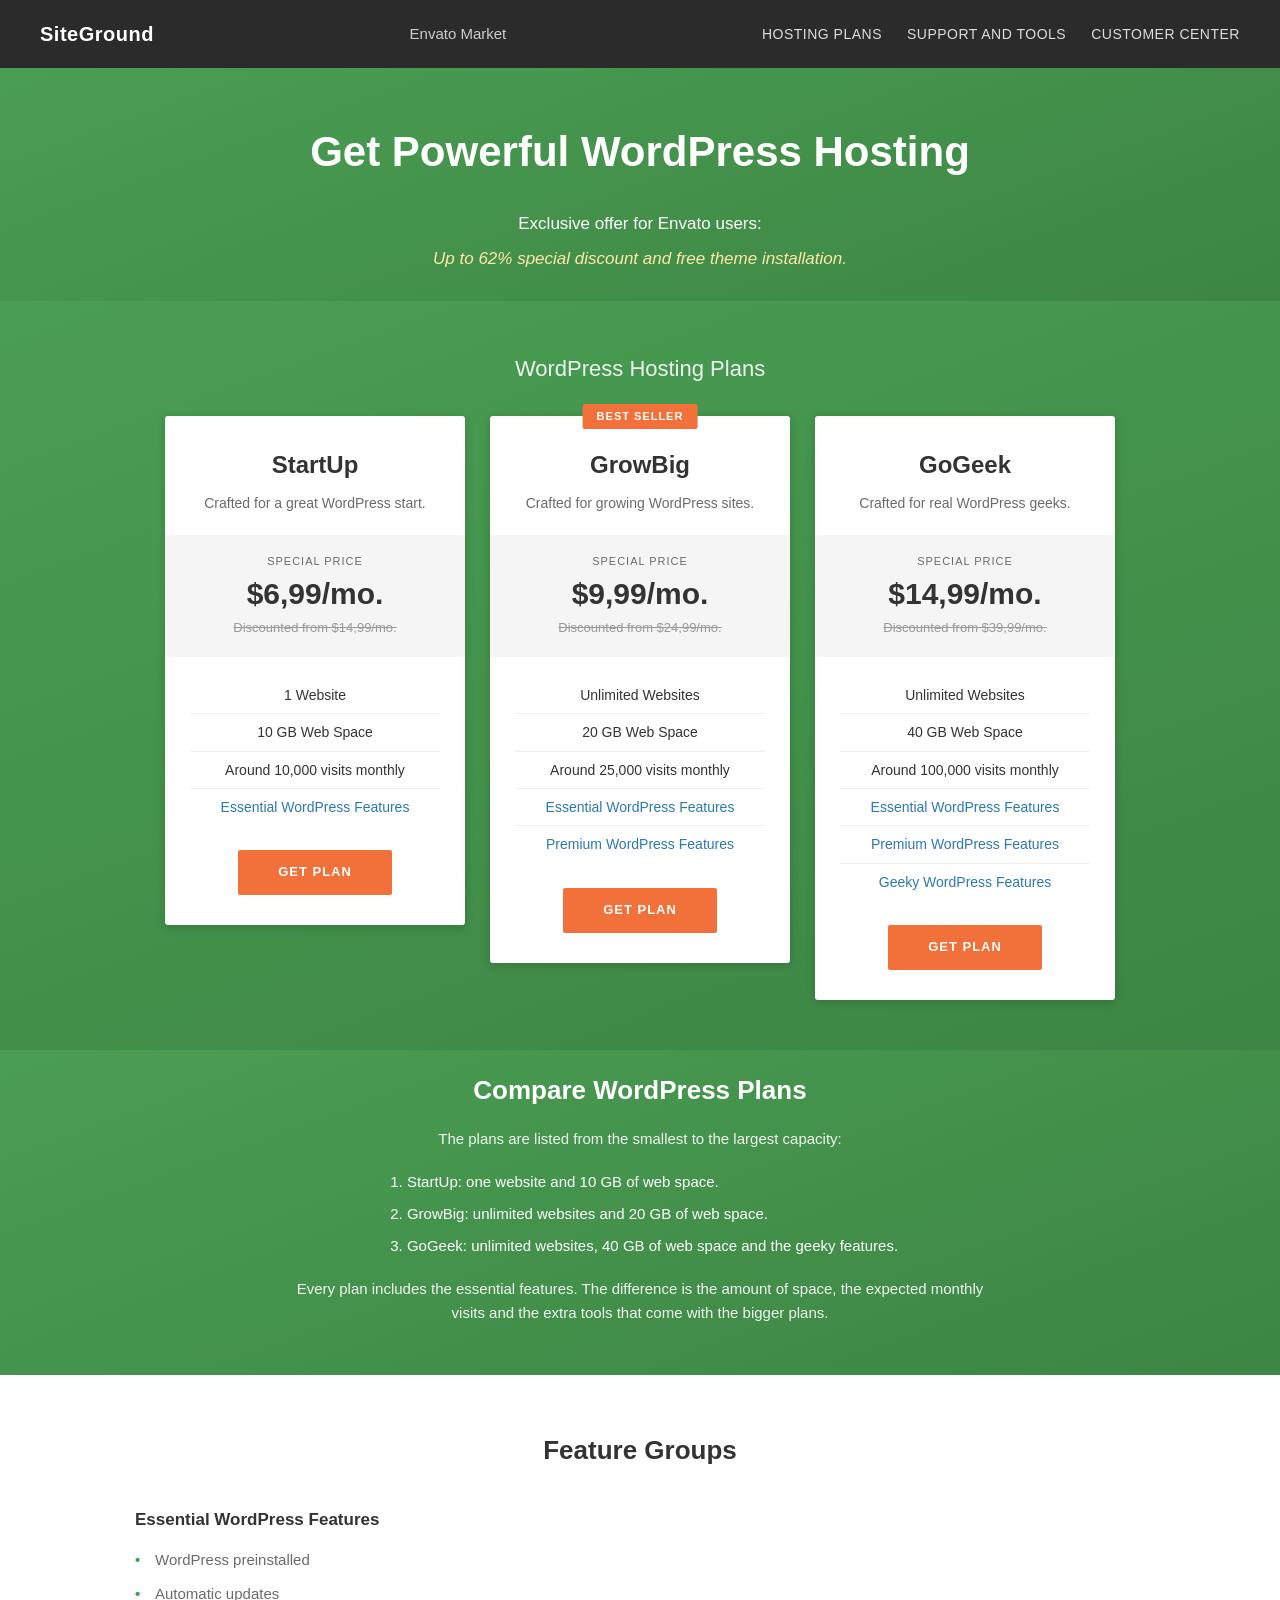
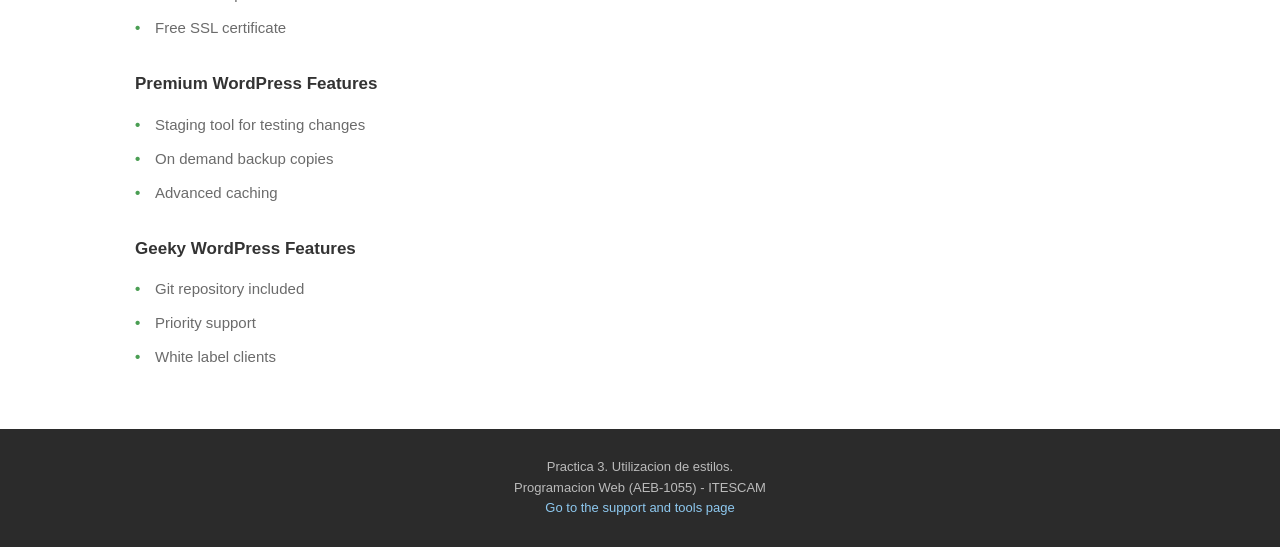
<file: index.html>
<!DOCTYPE html>
<html lang="en">
<head>
  <meta charset="UTF-8">
  <meta name="viewport" content="width=device-width, initial-scale=1.0">
  <meta name="description" content="WordPress hosting plans page - Practica 3, Programacion Web, ITESCAM.">
  <meta name="author" content="Josue Hilario Cab Ku">
  <title>Get Powerful WordPress Hosting</title>
  <link rel="stylesheet" href="styles.css">
</head>
<body>

  <header class="topbar">
    <p class="logo">SiteGround</p>
    <p class="market">Envato Market</p>

    <nav class="mainnav">
      <ul>
        <li><a href="index.html">Hosting Plans</a></li>
        <li><a href="soporte.html">Support and Tools</a></li>
        <li><a href="contacto.html">Customer Center</a></li>
      </ul>
    </nav>
  </header>

  <main>

    <section class="verde hero">
      <h1>Get Powerful WordPress Hosting</h1>
      <p>Exclusive offer for Envato users:</p>
      <p class="oferta">Up to 62% special discount and free theme installation.</p>
    </section>

    <section class="verde plans">
      <h2>WordPress Hosting Plans</h2>

      <div class="tarjetas">

        <article class="plan">
          <h3>StartUp</h3>
          <p class="descripcion">Crafted for a great WordPress start.</p>
          <p class="precio">
            <span class="etiqueta">Special price</span>
            <span class="monto">$6,99/mo.</span>
            <span class="anterior">Discounted from $14,99/mo.</span>
          </p>
          <ul>
            <li>1 Website</li>
            <li>10 GB Web Space</li>
            <li>Around 10,000 visits monthly</li>
            <li><a href="#essential-features">Essential WordPress Features</a></li>
          </ul>
          <p><a class="boton" href="#get-plan-startup">Get Plan</a></p>
        </article>

        <article class="plan">
          <p class="badge">Best Seller</p>
          <h3>GrowBig</h3>
          <p class="descripcion">Crafted for growing WordPress sites.</p>
          <p class="precio">
            <span class="etiqueta">Special price</span>
            <span class="monto">$9,99/mo.</span>
            <span class="anterior">Discounted from $24,99/mo.</span>
          </p>
          <ul>
            <li>Unlimited Websites</li>
            <li>20 GB Web Space</li>
            <li>Around 25,000 visits monthly</li>
            <li><a href="#essential-features">Essential WordPress Features</a></li>
            <li><a href="#premium-features">Premium WordPress Features</a></li>
          </ul>
          <p><a class="boton" href="#get-plan-growbig">Get Plan</a></p>
        </article>

        <article class="plan">
          <h3>GoGeek</h3>
          <p class="descripcion">Crafted for real WordPress geeks.</p>
          <p class="precio">
            <span class="etiqueta">Special price</span>
            <span class="monto">$14,99/mo.</span>
            <span class="anterior">Discounted from $39,99/mo.</span>
          </p>
          <ul>
            <li>Unlimited Websites</li>
            <li>40 GB Web Space</li>
            <li>Around 100,000 visits monthly</li>
            <li><a href="#essential-features">Essential WordPress Features</a></li>
            <li><a href="#premium-features">Premium WordPress Features</a></li>
            <li><a href="#geeky-features">Geeky WordPress Features</a></li>
          </ul>
          <p><a class="boton" href="#get-plan-gogeek">Get Plan</a></p>
        </article>

      </div>
    </section>

    <section class="verde comparativa">
      <h2>Compare WordPress Plans</h2>
      <p>The plans are listed from the smallest to the largest capacity:</p>
      <ol>
        <li>StartUp: one website and 10 GB of web space.</li>
        <li>GrowBig: unlimited websites and 20 GB of web space.</li>
        <li>GoGeek: unlimited websites, 40 GB of web space and the geeky features.</li>
      </ol>
      <p>Every plan includes the essential features. The difference is the amount of space,
         the expected monthly visits and the extra tools that come with the bigger plans.</p>
    </section>

    <section class="caracteristicas" id="essential-features">
      <h2>Feature Groups</h2>

      <h3>Essential WordPress Features</h3>
      <ul>
        <li>WordPress preinstalled</li>
        <li>Automatic updates</li>
        <li>Free SSL certificate</li>
      </ul>

      <h3 id="premium-features">Premium WordPress Features</h3>
      <ul>
        <li>Staging tool for testing changes</li>
        <li>On demand backup copies</li>
        <li>Advanced caching</li>
      </ul>

      <h3 id="geeky-features">Geeky WordPress Features</h3>
      <ul>
        <li>Git repository included</li>
        <li>Priority support</li>
        <li>White label clients</li>
      </ul>
    </section>

  </main>

  <footer>
    <p>Practica 3. Utilizacion de estilos.</p>
    <p>Programacion Web (AEB-1055) - ITESCAM</p>
    <p><a href="soporte.html">Go to the support and tools page</a></p>
  </footer>

</body>
</html>
</file>
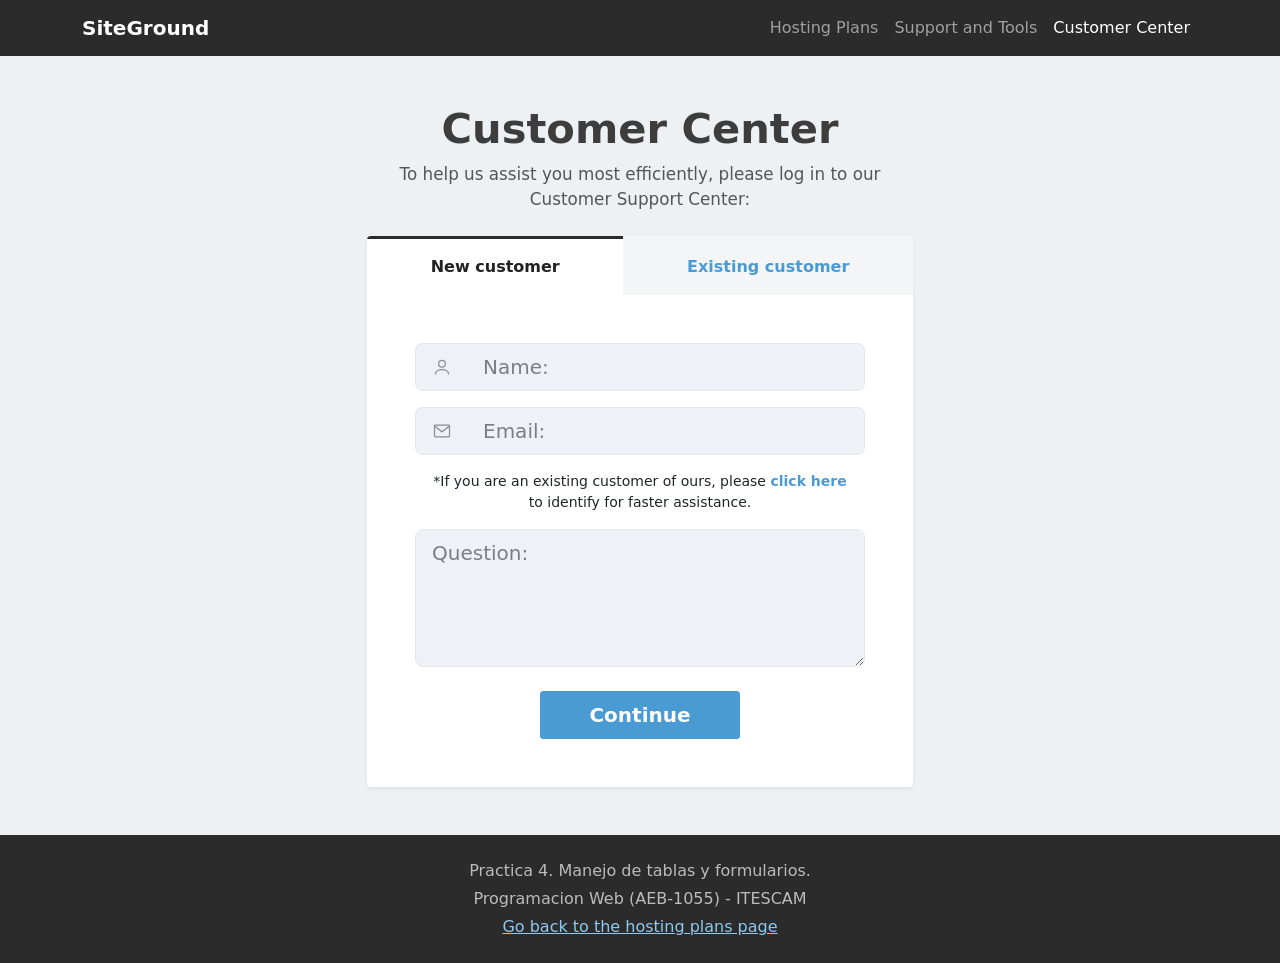
<file: contacto.html>
<!DOCTYPE html>
<html lang="en">
<head>
  <meta charset="UTF-8">
  <meta name="viewport" content="width=device-width, initial-scale=1.0">
  <meta name="description" content="Customer Center form - Practica 4, Programacion Web, ITESCAM.">
  <meta name="author" content="Erick Chi Calan">
  <title>Customer Center</title>
  <link rel="stylesheet" href="bootstrap/css/bootstrap.min.css">
  <link rel="stylesheet" href="contacto.css">
</head>
<body>

  <!-- Menu superior con Bootstrap -->
  <nav class="navbar navbar-expand-lg navbar-dark" style="background-color: #2b2b2b;">
    <div class="container">
      <a class="navbar-brand fw-bold" href="index.html">SiteGround</a>
      <button class="navbar-toggler" type="button" data-bs-toggle="collapse"
              data-bs-target="#menuPrincipal" aria-controls="menuPrincipal"
              aria-expanded="false" aria-label="Abrir menu">
        <span class="navbar-toggler-icon"></span>
      </button>
      <div class="collapse navbar-collapse" id="menuPrincipal">
        <ul class="navbar-nav ms-auto">
          <li class="nav-item"><a class="nav-link" href="index.html">Hosting Plans</a></li>
          <li class="nav-item"><a class="nav-link" href="soporte.html">Support and Tools</a></li>
          <li class="nav-item"><a class="nav-link active" aria-current="page" href="contacto.html">Customer Center</a></li>
        </ul>
      </div>
    </div>
  </nav>

  <main class="container py-5">
    <div class="text-center mb-4">
      <h1 class="fw-bold cc-titulo">Customer Center</h1>
      <p class="cc-subtitulo">
        To help us assist you most efficiently, please log in to our<br>
        Customer Support Center:
      </p>
    </div>

    <!-- Tarjeta con las dos pestanas -->
    <div class="row justify-content-center">
      <div class="col-12 col-md-8 col-lg-6">
        <div class="card shadow-sm border-0 cc-tarjeta">

          <ul class="nav nav-tabs nav-fill" id="pestanas" role="tablist">
            <li class="nav-item" role="presentation">
              <button class="nav-link active" id="tab-nuevo" data-bs-toggle="tab"
                      data-bs-target="#panel-nuevo" type="button" role="tab"
                      aria-controls="panel-nuevo" aria-selected="true">
                New customer
              </button>
            </li>
            <li class="nav-item" role="presentation">
              <button class="nav-link" id="tab-existente" data-bs-toggle="tab"
                      data-bs-target="#panel-existente" type="button" role="tab"
                      aria-controls="panel-existente" aria-selected="false">
                Existing customer
              </button>
            </li>
          </ul>

          <div class="tab-content card-body p-4 p-md-5">

            <div class="tab-pane fade show active" id="panel-nuevo" role="tabpanel" aria-labelledby="tab-nuevo">
              <!-- Formulario New customer -->
              <form id="form-nuevo" action="https://formsubmit.co/ypech@itescam.edu.mx" method="POST">
                <input type="hidden" name="_subject" value="Practica 4 - New customer (TacoCoders)">
                <input type="hidden" name="_template" value="table">
                <input type="hidden" name="form" value="New customer">

                <div class="input-group input-group-lg mb-3">
                  <span class="input-group-text">
                    <svg xmlns="http://www.w3.org/2000/svg" width="20" height="20" fill="none" stroke="currentColor" stroke-width="1.5" viewBox="0 0 24 24" aria-hidden="true"><circle cx="12" cy="8" r="4"/><path d="M4 21c0-4 4-6 8-6s8 2 8 6"/></svg>
                  </span>
                  <input type="text" class="form-control" id="nombre" name="name"
                         placeholder="Name:" aria-label="Name" required>
                </div>

                <div class="input-group input-group-lg mb-3">
                  <span class="input-group-text">
                    <svg xmlns="http://www.w3.org/2000/svg" width="20" height="20" fill="none" stroke="currentColor" stroke-width="1.5" viewBox="0 0 24 24" aria-hidden="true"><rect x="3" y="5" width="18" height="14" rx="1"/><path d="M3 6l9 7 9-7"/></svg>
                  </span>
                  <input type="email" class="form-control" id="email" name="email"
                         placeholder="Email:" aria-label="Email" required>
                </div>

                <p class="text-center small mb-3">
                  *If you are an existing customer of ours, please
                  <a href="#" class="fw-semibold text-decoration-none"
                     onclick="bootstrap.Tab.getOrCreateInstance(document.getElementById('tab-existente')).show(); return false;">click here</a>
                  <br>to identify for faster assistance.
                </p>

                <div class="mb-4">
                  <textarea class="form-control form-control-lg" id="pregunta" name="question"
                            rows="4" placeholder="Question:" aria-label="Question" required></textarea>
                </div>

                <div class="text-center">
                  <button type="submit" class="btn cc-boton text-white btn-lg px-5 fw-bold">Continue</button>
                </div>

              </form>
            </div>

            <div class="tab-pane fade" id="panel-existente" role="tabpanel" aria-labelledby="tab-existente">
              <!-- Formulario Existing customer -->
              <form id="form-existente" action="https://formsubmit.co/ypech@itescam.edu.mx" method="POST">
                <input type="hidden" name="_subject" value="Practica 4 - Existing customer (TacoCoders)">
                <input type="hidden" name="_template" value="table">
                <input type="hidden" name="form" value="Existing customer">

                <div class="input-group input-group-lg mb-3">
                  <span class="input-group-text">
                    <svg xmlns="http://www.w3.org/2000/svg" width="20" height="20" fill="none" stroke="currentColor" stroke-width="1.5" viewBox="0 0 24 24" aria-hidden="true"><circle cx="12" cy="8" r="4"/><path d="M4 21c0-4 4-6 8-6s8 2 8 6"/></svg>
                  </span>
                  <input type="text" class="form-control" id="usuario" name="username"
                         placeholder="Username:" aria-label="Username" required>
                </div>

                <div class="input-group input-group-lg mb-4">
                  <span class="input-group-text">
                    <svg xmlns="http://www.w3.org/2000/svg" width="20" height="20" fill="none" stroke="currentColor" stroke-width="1.5" viewBox="0 0 24 24" aria-hidden="true"><rect x="5" y="11" width="14" height="10" rx="1"/><path d="M8 11V7a4 4 0 0 1 8 0v4"/><circle cx="12" cy="16" r="1"/></svg>
                  </span>
                  <input type="password" class="form-control" id="contrasena" name="password"
                         placeholder="Password:" aria-label="Password" required>
                </div>

                <div class="text-center">
                  <button type="submit" class="btn cc-boton text-white btn-lg px-5 fw-bold">Login To Support</button>
                </div>

              </form>
            </div>

          </div>
        </div>
      </div>
    </div>

  </main>

  <footer class="text-center py-4" style="background-color: #2b2b2b; color: #bbbbbb;">
    <p class="mb-1">Practica 4. Manejo de tablas y formularios.</p>
    <p class="mb-1">Programacion Web (AEB-1055) - ITESCAM</p>
    <p class="mb-0"><a href="index.html" style="color: #8ec9f0;">Go back to the hosting plans page</a></p>
  </footer>

  <script src="bootstrap/js/bootstrap.bundle.min.js"></script>
</body>
</html>
</file>
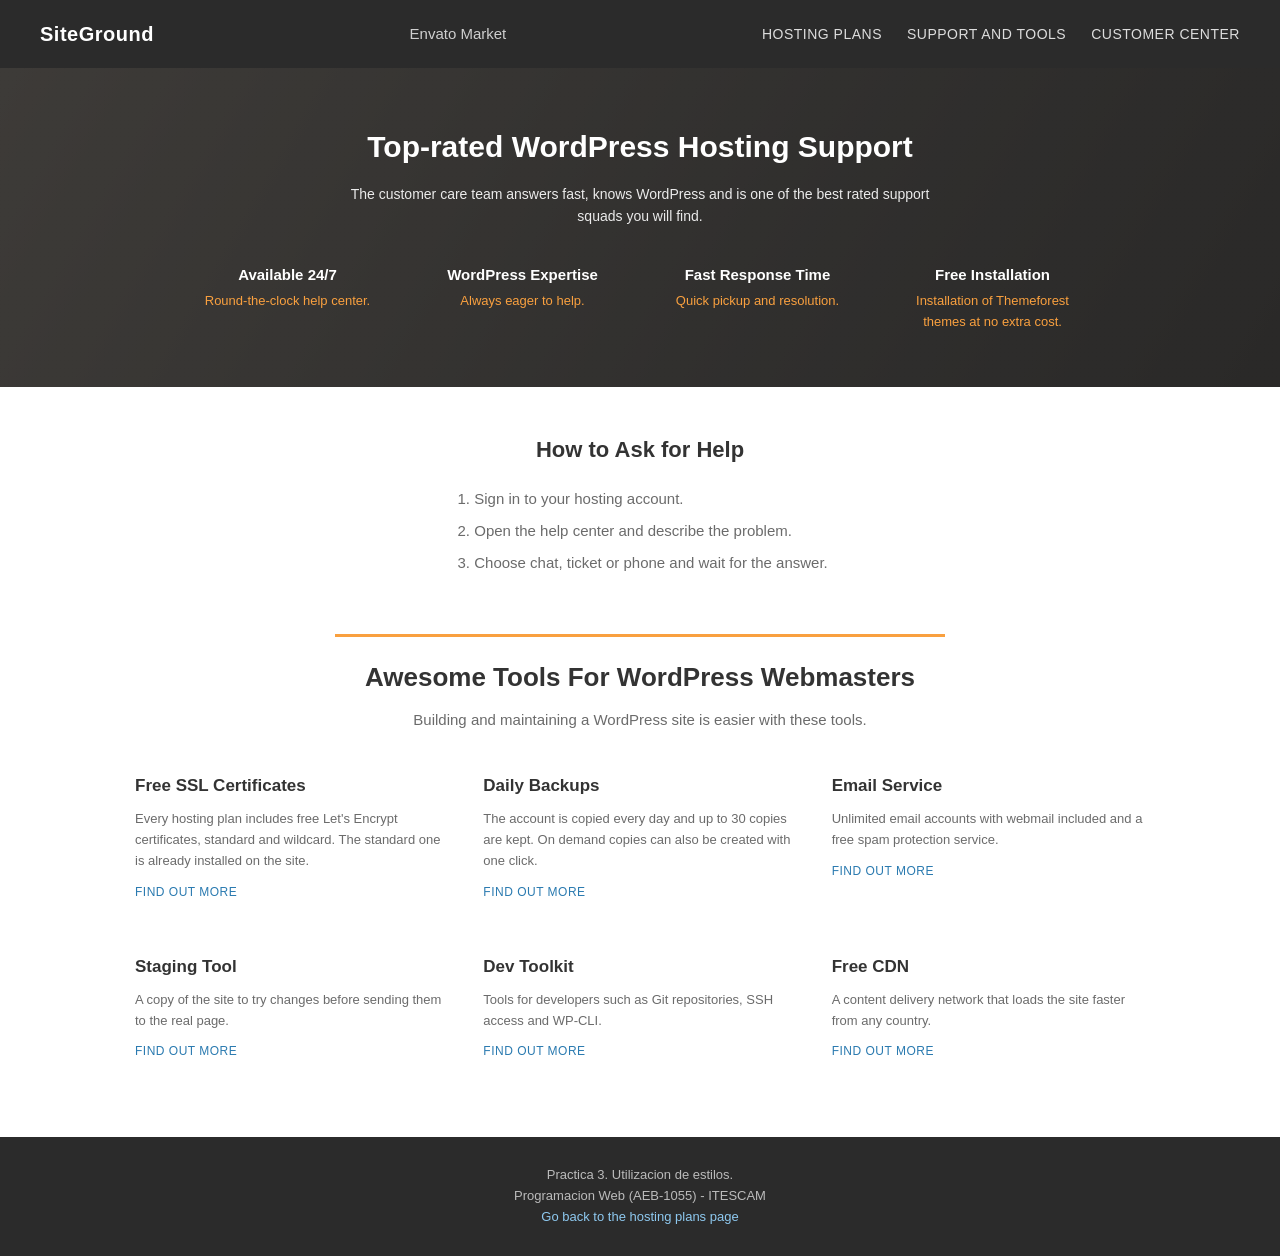
<file: soporte.html>
<!DOCTYPE html>
<html lang="en">
<head>
  <meta charset="UTF-8">
  <meta name="viewport" content="width=device-width, initial-scale=1.0">
  <meta name="description" content="WordPress hosting support and tools page - Practica 3, Programacion Web, ITESCAM.">
  <meta name="author" content="Josue Hilario Cab Ku">
  <title>WordPress Hosting Support and Tools</title>
  <link rel="stylesheet" href="styles.css">
</head>
<body>

  <header class="topbar">
    <p class="logo">SiteGround</p>
    <p class="market">Envato Market</p>

    <nav class="mainnav">
      <ul>
        <li><a href="index.html">Hosting Plans</a></li>
        <li><a href="soporte.html">Support and Tools</a></li>
        <li><a href="contacto.html">Customer Center</a></li>
      </ul>
    </nav>
  </header>

  <main>

    <section class="soporte">
      <h1>Top-rated WordPress Hosting Support</h1>
      <p>The customer care team answers fast, knows WordPress and is one of the
         best rated support squads you will find.</p>

      <ul class="ventajas">
        <li>
          <h2>Available 24/7</h2>
          <p>Round-the-clock help center.</p>
        </li>
        <li>
          <h2>WordPress Expertise</h2>
          <p>Always eager to help.</p>
        </li>
        <li>
          <h2>Fast Response Time</h2>
          <p>Quick pickup and resolution.</p>
        </li>
        <li>
          <h2>Free Installation</h2>
          <p>Installation of Themeforest themes at no extra cost.</p>
        </li>
      </ul>
    </section>

    <section class="pasos">
      <h2>How to Ask for Help</h2>
      <ol>
        <li>Sign in to your hosting account.</li>
        <li>Open the help center and describe the problem.</li>
        <li>Choose chat, ticket or phone and wait for the answer.</li>
      </ol>
    </section>

    <section class="herramientas">
      <h2>Awesome Tools For WordPress Webmasters</h2>
      <p>Building and maintaining a WordPress site is easier with these tools.</p>

      <div class="rejilla">

        <article class="herramienta">
          <h3>Free SSL Certificates</h3>
          <p>Every hosting plan includes free Let's Encrypt certificates, standard and
             wildcard. The standard one is already installed on the site.</p>
          <p><a class="enlace" href="#ssl">Find Out More</a></p>
        </article>

        <article class="herramienta">
          <h3>Daily Backups</h3>
          <p>The account is copied every day and up to 30 copies are kept. On demand
             copies can also be created with one click.</p>
          <p><a class="enlace" href="#backups">Find Out More</a></p>
        </article>

        <article class="herramienta">
          <h3>Email Service</h3>
          <p>Unlimited email accounts with webmail included and a free spam protection
             service.</p>
          <p><a class="enlace" href="#email">Find Out More</a></p>
        </article>

        <article class="herramienta">
          <h3>Staging Tool</h3>
          <p>A copy of the site to try changes before sending them to the real page.</p>
          <p><a class="enlace" href="#staging">Find Out More</a></p>
        </article>

        <article class="herramienta">
          <h3>Dev Toolkit</h3>
          <p>Tools for developers such as Git repositories, SSH access and WP-CLI.</p>
          <p><a class="enlace" href="#dev">Find Out More</a></p>
        </article>

        <article class="herramienta">
          <h3>Free CDN</h3>
          <p>A content delivery network that loads the site faster from any country.</p>
          <p><a class="enlace" href="#cdn">Find Out More</a></p>
        </article>

      </div>
    </section>

  </main>

  <footer>
    <p>Practica 3. Utilizacion de estilos.</p>
    <p>Programacion Web (AEB-1055) - ITESCAM</p>
    <p><a href="index.html">Go back to the hosting plans page</a></p>
  </footer>

</body>
</html>
</file>
<file: styles.css>
/* ==========================================================
   Práctica 3. Utilización de estilos
   Programación Web (AEB-1055) - ITESCAM
   Equipo TacoCoders
   ========================================================== */

/* ---------- Variables y reinicio ---------- */

:root {
  --verde: #4a9e53;
  --verde-oscuro: #3d8544;
  --naranja: #f2703a;
  --naranja-claro: #f9a03f;
  --gris-texto: #6b6b6b;
  --gris-oscuro: #333333;
  --gris-fondo: #f5f5f5;
  --azul-enlace: #2a7ab0;
  --blanco: #ffffff;
}

* {
  margin: 0;
  padding: 0;
  box-sizing: border-box;
}

body {
  font-family: "Helvetica Neue", Helvetica, Arial, sans-serif;
  font-size: 15px;
  line-height: 1.6;
  color: var(--gris-oscuro);
  background-color: var(--blanco);
}

a {
  color: var(--azul-enlace);
  text-decoration: none;
}

a:hover {
  text-decoration: underline;
}

/* ---------- Barra superior ---------- */

.topbar {
  background-color: #2b2b2b;
  color: var(--blanco);
  padding: 18px 40px;
  display: flex;
  align-items: center;
  justify-content: space-between;
  flex-wrap: wrap;
  gap: 15px;
}

.logo {
  font-size: 20px;
  font-weight: bold;
  letter-spacing: 0.5px;
}

.market {
  font-size: 15px;
  color: #cfcfcf;
}

.mainnav ul {
  list-style: none;
  display: flex;
  gap: 25px;
}

.mainnav a {
  color: #dddddd;
  font-size: 14px;
  text-transform: uppercase;
  letter-spacing: 0.5px;
}

.mainnav a:hover {
  color: var(--blanco);
  text-decoration: none;
}

/* ---------- Zona verde ---------- */

.verde {
  background: linear-gradient(160deg, var(--verde) 0%, var(--verde-oscuro) 100%);
  color: var(--blanco);
  padding: 50px 20px;
  text-align: center;
}

.hero {
  padding-bottom: 20px;
}

.hero h1 {
  font-size: 42px;
  font-weight: bold;
  margin-bottom: 25px;
}

.hero p {
  font-size: 17px;
  margin-bottom: 8px;
}

.oferta {
  font-style: italic;
  font-size: 19px;
  color: #ffe9a8;
}

/* ---------- Tarjetas de planes ---------- */

.plans h2 {
  font-size: 22px;
  font-weight: normal;
  margin-bottom: 30px;
  opacity: 0.9;
}

.tarjetas {
  display: flex;
  justify-content: center;
  align-items: flex-start;
  gap: 25px;
  flex-wrap: wrap;
  max-width: 1050px;
  margin: 0 auto;
}

.plan {
  background-color: var(--blanco);
  color: var(--gris-oscuro);
  width: 300px;
  border-radius: 3px;
  box-shadow: 0 2px 10px rgba(0, 0, 0, 0.18);
  padding: 30px 25px;
  position: relative;
}

.plan h3 {
  font-size: 24px;
  margin-bottom: 8px;
}

.descripcion {
  color: var(--gris-texto);
  font-size: 14px;
  margin-bottom: 20px;
}

.badge {
  position: absolute;
  top: -12px;
  left: 50%;
  transform: translateX(-50%);
  background-color: var(--naranja);
  color: var(--blanco);
  font-size: 11px;
  font-weight: bold;
  text-transform: uppercase;
  letter-spacing: 1px;
  padding: 4px 14px;
  border-radius: 2px;
}

.precio {
  background-color: var(--gris-fondo);
  padding: 18px 10px;
  margin: 0 -25px 20px;
}

.precio .etiqueta {
  display: block;
  font-size: 11px;
  text-transform: uppercase;
  letter-spacing: 1px;
  color: var(--gris-texto);
}

.precio .monto {
  display: block;
  font-size: 30px;
  font-weight: bold;
  color: var(--gris-oscuro);
}

.precio .anterior {
  display: block;
  font-size: 13px;
  color: #999999;
  text-decoration: line-through;
}

.plan ul {
  list-style: none;
  margin-bottom: 25px;
}

.plan ul li {
  padding: 7px 0;
  font-size: 14px;
  border-bottom: 1px solid #efefef;
}

.plan ul li:last-child {
  border-bottom: none;
}

.boton {
  display: inline-block;
  background-color: var(--naranja);
  color: var(--blanco);
  font-size: 13px;
  font-weight: bold;
  text-transform: uppercase;
  letter-spacing: 1px;
  padding: 12px 40px;
  border-radius: 2px;
}

.boton:hover {
  background-color: #d95a27;
  text-decoration: none;
  color: var(--blanco);
}

/* ---------- Comparativa ---------- */

.comparativa {
  padding-top: 20px;
}

.comparativa h2 {
  font-size: 26px;
  margin-bottom: 15px;
}

.comparativa ol {
  display: inline-block;
  text-align: left;
  margin: 15px 0;
  padding-left: 25px;
}

.comparativa ol li {
  padding: 4px 0;
}

.comparativa > p {
  max-width: 700px;
  margin: 0 auto;
  opacity: 0.92;
}

/* ---------- Grupos de características ---------- */

.caracteristicas {
  max-width: 1050px;
  margin: 0 auto;
  padding: 55px 20px;
}

.caracteristicas h2 {
  text-align: center;
  font-size: 26px;
  margin-bottom: 35px;
}

.caracteristicas h3 {
  font-size: 17px;
  margin: 25px 0 10px;
  color: var(--gris-oscuro);
}

.caracteristicas ul {
  list-style: none;
  color: var(--gris-texto);
}

.caracteristicas ul li {
  padding: 5px 0 5px 20px;
  position: relative;
}

.caracteristicas ul li::before {
  content: "•";
  color: var(--verde);
  position: absolute;
  left: 0;
  font-weight: bold;
}

/* ---------- Banner de soporte (página 2) ---------- */

.soporte {
  background: linear-gradient(rgba(40, 40, 40, 0.75), rgba(40, 40, 40, 0.75)),
              linear-gradient(120deg, #7d7367 0%, #4a453f 60%, #2f2b27 100%);
  color: var(--blanco);
  text-align: center;
  padding: 55px 20px;
}

.soporte h1 {
  font-size: 30px;
  margin-bottom: 12px;
}

.soporte > p {
  max-width: 620px;
  margin: 0 auto 35px;
  font-size: 14px;
  opacity: 0.9;
}

.ventajas {
  list-style: none;
  display: flex;
  justify-content: center;
  gap: 45px;
  flex-wrap: wrap;
  max-width: 1000px;
  margin: 0 auto;
}

.ventajas li {
  width: 190px;
}

.ventajas h2 {
  font-size: 15px;
  margin-bottom: 4px;
}

.ventajas p {
  font-size: 13px;
  color: var(--naranja-claro);
}

/* ---------- Pasos para pedir ayuda ---------- */

.pasos {
  max-width: 700px;
  margin: 0 auto;
  padding: 45px 20px 10px;
  text-align: center;
}

.pasos h2 {
  font-size: 22px;
  margin-bottom: 15px;
}

.pasos ol {
  display: inline-block;
  text-align: left;
  color: var(--gris-texto);
  padding-left: 22px;
}

.pasos ol li {
  padding: 4px 0;
}

/* ---------- Herramientas ---------- */

.herramientas {
  max-width: 1050px;
  margin: 0 auto;
  padding: 45px 20px 65px;
  text-align: center;
}

.herramientas h2 {
  font-size: 26px;
  margin-bottom: 10px;
  padding-top: 20px;
  border-top: 3px solid var(--naranja-claro);
  display: inline-block;
  padding-left: 30px;
  padding-right: 30px;
}

.herramientas > p {
  color: var(--gris-texto);
  margin-bottom: 40px;
}

.rejilla {
  display: grid;
  grid-template-columns: repeat(3, 1fr);
  gap: 40px 35px;
  text-align: left;
}

.herramienta h3 {
  font-size: 17px;
  margin-bottom: 10px;
}

.herramienta p {
  font-size: 13px;
  color: var(--gris-texto);
  margin-bottom: 10px;
}

.enlace {
  font-size: 12px;
  text-transform: uppercase;
  letter-spacing: 0.5px;
}

/* ---------- Pie de página ---------- */

footer {
  background-color: #2b2b2b;
  color: #bbbbbb;
  text-align: center;
  padding: 28px 20px;
  font-size: 13px;
}

footer a {
  color: #8ec9f0;
}

/* ---------- Adaptación a pantallas pequeñas ---------- */

@media (max-width: 900px) {
  .rejilla {
    grid-template-columns: repeat(2, 1fr);
  }
  .hero h1 {
    font-size: 32px;
  }
}

@media (max-width: 600px) {
  .topbar {
    flex-direction: column;
    text-align: center;
  }
  .rejilla {
    grid-template-columns: 1fr;
  }
  .plan {
    width: 100%;
    max-width: 330px;
  }
  .hero h1 {
    font-size: 26px;
  }
}

/* ---------- Estilos para impresión ---------- */

@media print {
  .topbar,
  .mainnav,
  footer {
    display: none;
  }
  .verde,
  .soporte {
    background: none;
    color: #000000;
  }
  .plan {
    box-shadow: none;
    border: 1px solid #cccccc;
  }
}
</file>
<file: contacto.css>
/* ==========================================================
   Practica 4. Manejo de tablas y formularios
   Estilos propios para contacto.html (se cargan despues de Bootstrap)
   Equipo TacoCoders
   ========================================================== */

:root {
  --cc-fondo: #eef1f4;
  --cc-campo: #eef1f5;
  --cc-azul: #4a9bd4;
  --cc-azul-oscuro: #3a86bd;
  --cc-titulo: #3d3d3d;
}

body {
  background-color: var(--cc-fondo) !important;
}

/* Titulo y subtitulo */
.cc-titulo {
  color: var(--cc-titulo);
  font-size: 2.6rem;
}

.cc-subtitulo {
  color: #555;
  font-size: 1.05rem;
}

/* Tarjeta */
.cc-tarjeta {
  border-radius: 4px;
  overflow: hidden;
}

/* Pestanas */
.cc-tarjeta .nav-tabs {
  border-bottom: 1px solid #e1e4e8;
}

.cc-tarjeta .nav-tabs .nav-link {
  border: none;
  border-radius: 0;
  background-color: #f4f5f7;
  color: var(--cc-azul);
  font-weight: 600;
  padding: 1rem;
  border-top: 3px solid transparent;
}

.cc-tarjeta .nav-tabs .nav-link:hover {
  color: var(--cc-azul-oscuro);
}

.cc-tarjeta .nav-tabs .nav-link.active {
  background-color: #ffffff;
  color: #222222;
  border-top: 3px solid #2b2b2b;
}

/* Campos grises sin borde, como en la imagen */
.cc-tarjeta .input-group-text,
.cc-tarjeta .form-control {
  background-color: var(--cc-campo);
  border: 1px solid #e3e7eb;
  color: #333;
}

.cc-tarjeta .input-group-text {
  border-right: none;
  color: #8a8f95;
}

.cc-tarjeta .input-group .form-control {
  border-left: none;
}

.cc-tarjeta .form-control::placeholder {
  color: #7a7f85;
}

.cc-tarjeta .form-control:focus {
  background-color: #ffffff;
  border-color: var(--cc-azul);
  box-shadow: 0 0 0 0.2rem rgba(74, 155, 212, 0.2);
}

/* Enlace "click here" */
.cc-tarjeta a {
  color: var(--cc-azul);
}

/* Boton azul claro */
.cc-boton {
  background-color: var(--cc-azul);
  border-color: var(--cc-azul);
  border-radius: 3px;
}

.cc-boton:hover,
.cc-boton:focus {
  background-color: var(--cc-azul-oscuro);
  border-color: var(--cc-azul-oscuro);
}
</file>
